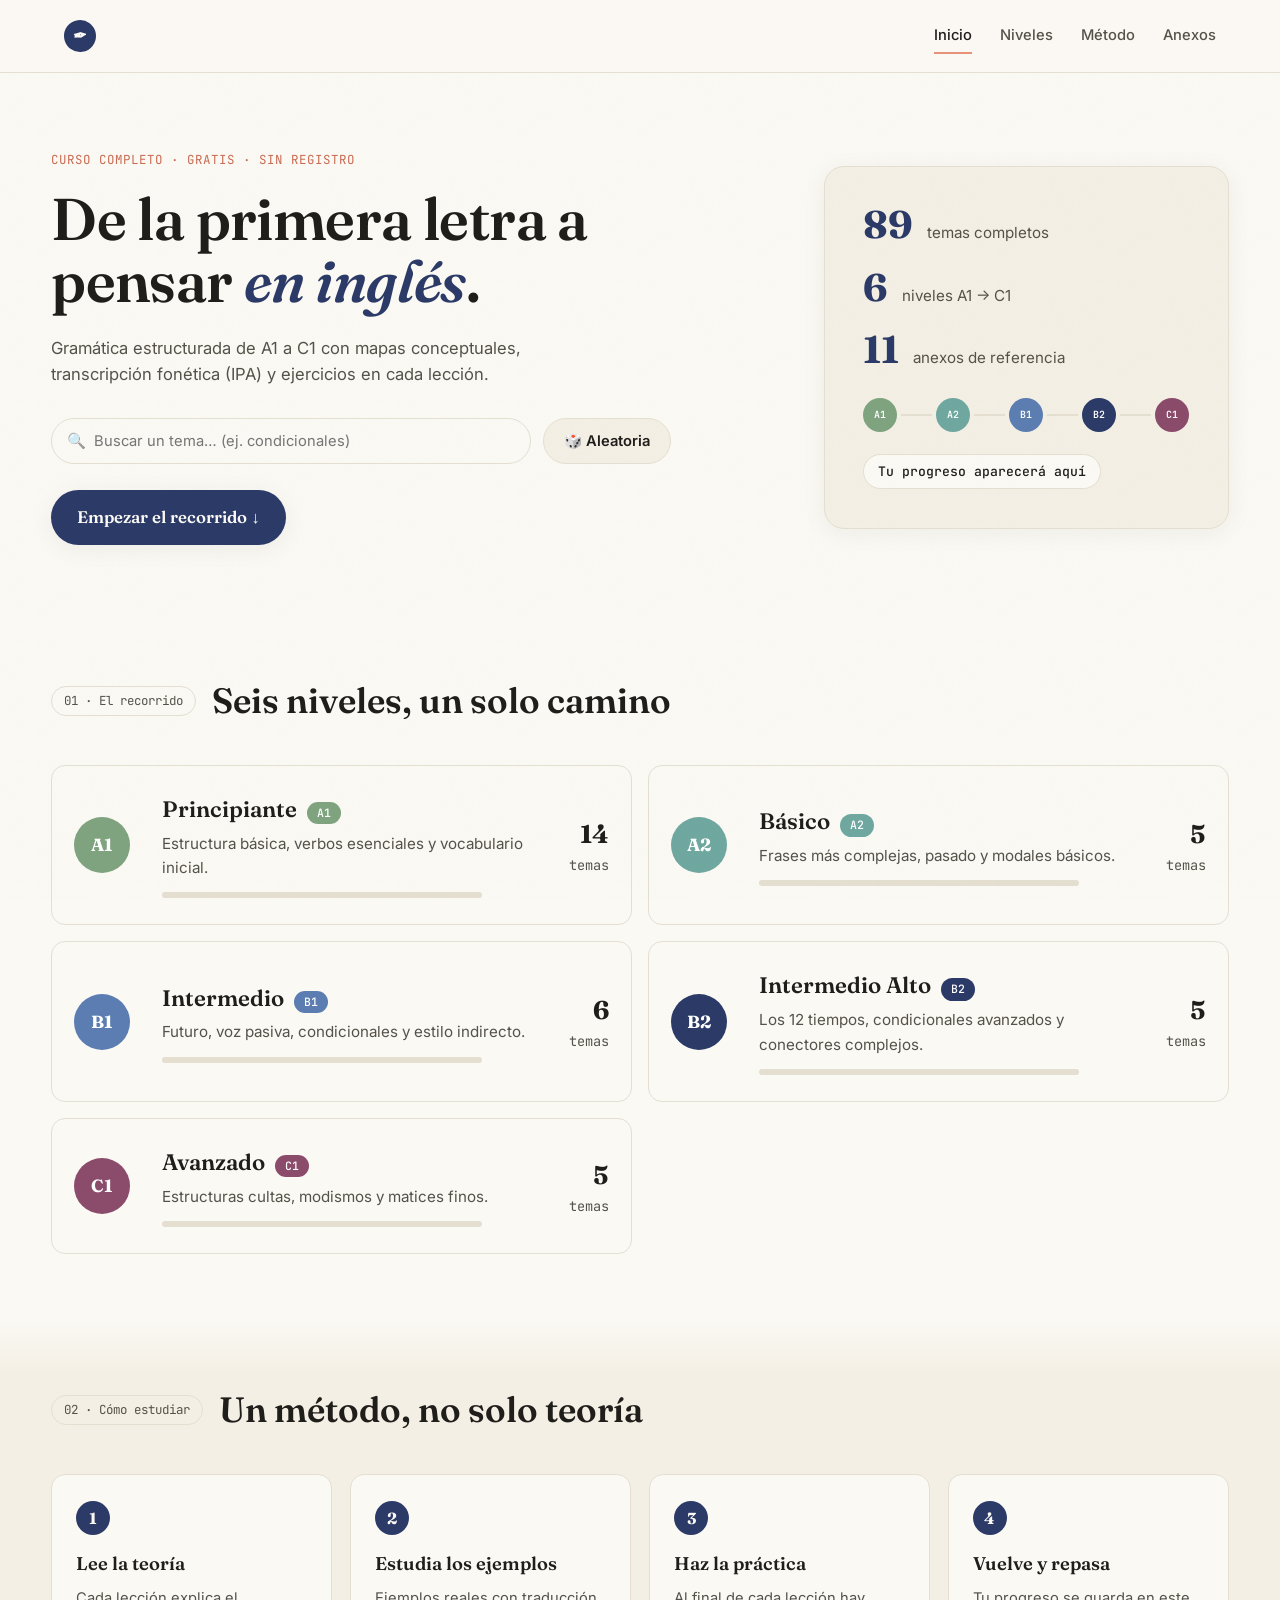
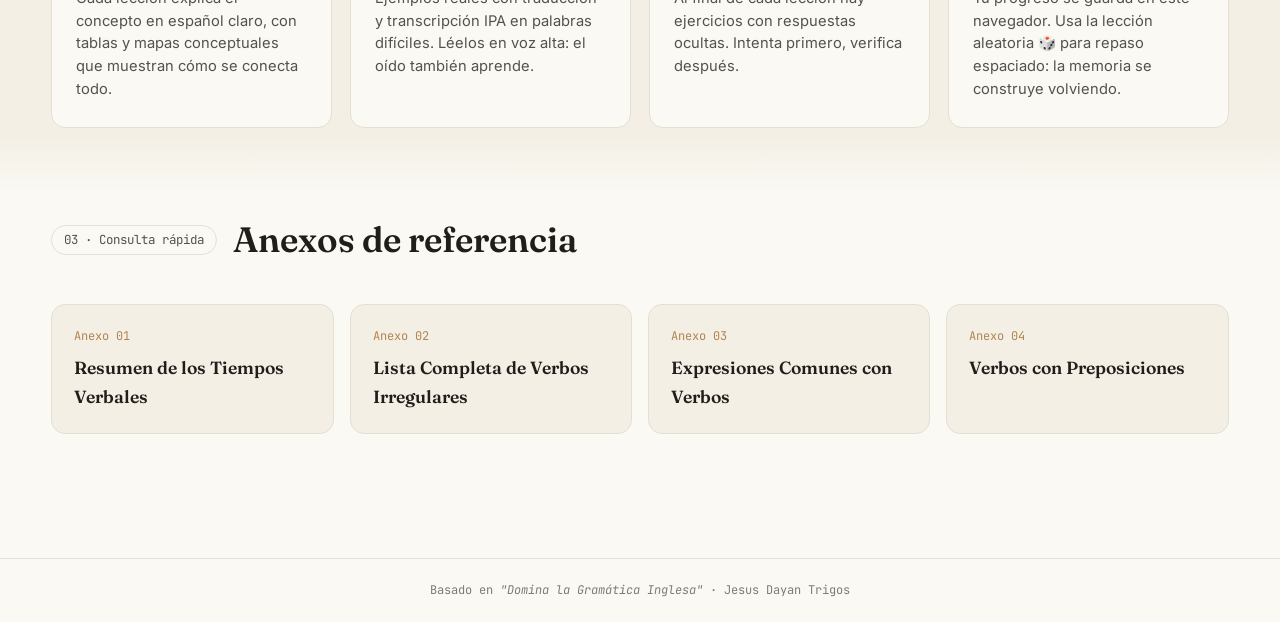
<file: index.html>
<!DOCTYPE html>
<html lang="es">
<head>
<meta charset="UTF-8">
<meta name="viewport" content="width=device-width, initial-scale=1.0">
<title>The English Path — Domina la Gramática Inglesa</title>
<meta name="description" content="Curso completo de gramática inglesa de A1 a C1, con mapas conceptuales, IPA y práctica. Gratis y sin registro.">
<link rel="preconnect" href="https://fonts.googleapis.com">
<link rel="preconnect" href="https://fonts.gstatic.com" crossorigin>
<link href="https://fonts.googleapis.com/css2?family=Fraunces:opsz,wght@9..144,400;9..144,500;9..144,600;9..144,700&family=Inter:wght@400;500;600;700&family=JetBrains+Mono:wght@400;500&display=swap" rel="stylesheet">
<link rel="stylesheet" href="styles.css?v=6">
</head>
<body>

<div class="grain"></div>

<header class="site-header">
  <a href="index.html" class="brand" aria-label="Inicio">
    <span class="brand-mark">✒</span>
  </a>
  <nav class="site-nav">
    <a href="index.html" class="active">Inicio</a>
    <a href="#niveles">Niveles</a>
    <a href="#metodo">Método</a>
    <a href="#anexos">Anexos</a>
  </nav>
</header>

<main>
  <!-- ============ HERO: split layout ============ -->
  <section class="hero">
    <div class="hero-grid">
      <div class="hero-copy">
        <p class="eyebrow">Curso completo · Gratis · Sin registro</p>
        <h1>De la primera letra a pensar <em>en inglés</em>.</h1>
        <p class="hero-sub">
          Gramática estructurada de A1 a C1 con mapas conceptuales,
          transcripción fonética (IPA) y ejercicios en cada lección.
        </p>
        <div class="hero-tools">
          <div class="search-box">
            <span class="search-icon">🔍</span>
            <input type="text" id="quick-search" placeholder="Buscar un tema… (ej. condicionales)" autocomplete="off">
            <div id="search-results" class="search-results"></div>
          </div>
          <button id="random-lesson-btn" class="random-btn" type="button">🎲 Aleatoria</button>
        </div>
        <a href="#niveles" class="hero-cta">Empezar el recorrido ↓</a>
      </div>

      <aside class="hero-panel" aria-label="Resumen del curso">
        <div class="panel-stat">
          <span class="stat-number">89</span>
          <span class="stat-label">temas completos</span>
        </div>
        <div class="panel-stat">
          <span class="stat-number">6</span>
          <span class="stat-label">niveles A1 → C1</span>
        </div>
        <div class="panel-stat">
          <span class="stat-number">11</span>
          <span class="stat-label">anexos de referencia</span>
        </div>
        <div class="panel-levels" aria-hidden="true">
          <span class="mini-dot" style="background:#7FA37F">A1</span>
          <span class="mini-line"></span>
          <span class="mini-dot" style="background:#6FA8A0">A2</span>
          <span class="mini-line"></span>
          <span class="mini-dot" style="background:#5B7DB1">B1</span>
          <span class="mini-line"></span>
          <span class="mini-dot" style="background:#2B3A67">B2</span>
          <span class="mini-line"></span>
          <span class="mini-dot" style="background:#8B4B6B">C1</span>
        </div>
        <div id="hero-progress" class="hero-progress"></div>
      </aside>
    </div>
  </section>

  <!-- ============ LEVELS ============ -->
  <section id="niveles" class="levels-map">
    <div class="section-head">
      <span class="section-num">01 · El recorrido</span>
      <h2>Seis niveles, un solo camino</h2>
    </div>
    <div id="levels-track" class="levels-track">
      <div class="skeleton-row"></div>
      <div class="skeleton-row"></div>
      <div class="skeleton-row"></div>
      <div class="skeleton-row"></div>
    </div>
  </section>

  <!-- ============ METHOD (new value section) ============ -->
  <section id="metodo" class="method-band">
    <div class="section-head">
      <span class="section-num">02 · Cómo estudiar</span>
      <h2>Un método, no solo teoría</h2>
    </div>
    <div class="method-grid">
      <article class="method-card">
        <span class="method-num">1</span>
        <h3>Lee la teoría</h3>
        <p>Cada lección explica el concepto en español claro, con tablas y mapas conceptuales que muestran cómo se conecta todo.</p>
      </article>
      <article class="method-card">
        <span class="method-num">2</span>
        <h3>Estudia los ejemplos</h3>
        <p>Ejemplos reales con traducción y transcripción IPA en palabras difíciles. Léelos en voz alta: el oído también aprende.</p>
      </article>
      <article class="method-card">
        <span class="method-num">3</span>
        <h3>Haz la práctica</h3>
        <p>Al final de cada lección hay ejercicios con respuestas ocultas. Intenta primero, verifica después.</p>
      </article>
      <article class="method-card">
        <span class="method-num">4</span>
        <h3>Vuelve y repasa</h3>
        <p>Tu progreso se guarda en este navegador. Usa la lección aleatoria 🎲 para repaso espaciado: la memoria se construye volviendo.</p>
      </article>
    </div>
  </section>

  <!-- ============ ANEXOS ============ -->
  <section id="anexos" class="anexos-teaser">
    <div class="section-head">
      <span class="section-num">03 · Consulta rápida</span>
      <h2>Anexos de referencia</h2>
    </div>
    <div id="anexos-track" class="anexos-track">
      <div class="skeleton-card"></div>
      <div class="skeleton-card"></div>
      <div class="skeleton-card"></div>
      <div class="skeleton-card"></div>
    </div>
  </section>
</main>

<footer class="site-footer">
  <p class="footer-credit">Basado en <em>"Domina la Gramática Inglesa"</em> · Jesus Dayan Trigos</p>
</footer>

<script src="app.js?v=6" defer></script>
</body>
</html>
</file>
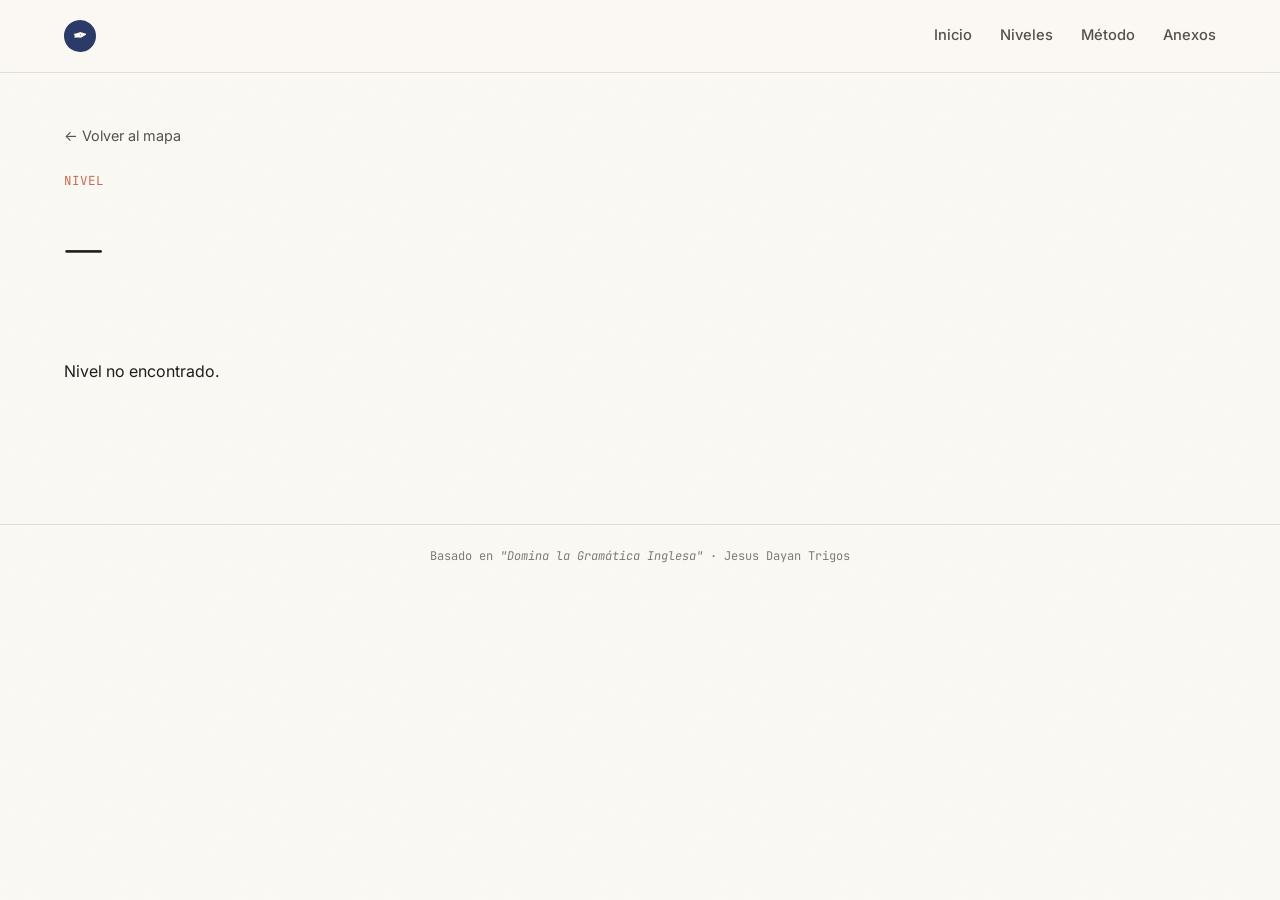
<file: level.html>
<!DOCTYPE html>
<html lang="es">
<head>
<meta charset="UTF-8">
<meta name="viewport" content="width=device-width, initial-scale=1.0">
<title id="page-title">Nivel — The English Path</title>
<link rel="preconnect" href="https://fonts.googleapis.com">
<link rel="preconnect" href="https://fonts.gstatic.com" crossorigin>
<link href="https://fonts.googleapis.com/css2?family=Fraunces:opsz,wght@9..144,400;9..144,500;9..144,600;9..144,700&family=Inter:wght@400;500;600;700&family=JetBrains+Mono:wght@400;500&display=swap" rel="stylesheet">
<link rel="stylesheet" href="styles.css?v=6">
</head>
<body>

<div class="grain"></div>

<header class="site-header">
  <a href="index.html" class="brand">
    <span class="brand-mark">✒</span>
  </a>
  <nav class="site-nav">
    <a href="index.html">Inicio</a>
    <a href="index.html#niveles">Niveles</a>
    <a href="index.html#metodo">Método</a>
    <a href="index.html#anexos">Anexos</a>
  </nav>
</header>

<main>
  <section class="level-hero" id="level-hero">
    <a href="index.html" class="back-link">← Volver al mapa</a>
    <p class="eyebrow" id="level-eyebrow">Nivel</p>
    <h1 id="level-title">—</h1>
    <p class="level-desc" id="level-desc"></p>
  </section>

  <section class="level-groups" id="level-groups">
    <!-- JS inyecta grupos de temas -->
  </section>
</main>

<footer class="site-footer">
  <p class="footer-credit">Basado en <em>"Domina la Gramática Inglesa"</em> · Jesus Dayan Trigos</p>
</footer>

<script src="app.js?v=6" defer></script>
</body>
</html>
</file>
<file: styles.css>
/* ============================================
   THE ENGLISH PATH — design tokens
   Paper cream, ink indigo, coral accent, forest/teal/plum for levels
   ============================================ */
:root{
  --paper: #FBF9F4;
  --paper-2: #F3EFE4;
  --ink: #201E1B;
  --ink-soft: #55524A;
  --line: #E4DFD1;
  --indigo: #2B3A67;
  --indigo-soft: #6C7BA8;
  --coral: #E8927C;
  --coral-deep: #C96B52;
  --a1: #7FA37F;
  --a2: #6FA8A0;
  --b1: #5B7DB1;
  --b2: #2B3A67;
  --c1: #8B4B6B;
  --extra: #B08650;

  --serif: "Fraunces", Georgia, serif;
  --sans: "Inter", -apple-system, sans-serif;
  --mono: "JetBrains Mono", ui-monospace, monospace;

  --radius: 14px;
  --shadow-soft: 0 4px 24px rgba(32,30,27,0.06);
  --shadow-lift: 0 12px 40px rgba(32,30,27,0.12);
}

*{box-sizing:border-box;}
html{scroll-behavior:smooth;}
body{
  margin:0;
  background:var(--paper);
  color:var(--ink);
  font-family:var(--sans);
  line-height:1.6;
  -webkit-font-smoothing:antialiased;
}

.grain{
  position:fixed; inset:0; pointer-events:none; z-index:1; opacity:0.35; mix-blend-mode:multiply;
  background-image:url("data:image/svg+xml,%3Csvg xmlns='http://www.w3.org/2000/svg' width='120' height='120'%3E%3Cfilter id='n'%3E%3CfeTurbulence type='fractalNoise' baseFrequency='0.9' numOctaves='2' stitchTiles='stitch'/%3E%3C/filter%3E%3Crect width='100%25' height='100%25' filter='url(%23n)' opacity='0.05'/%3E%3C/svg%3E");
}

a{color:inherit; text-decoration:none;}

/* ---------- header ---------- */
.site-header{
  position:sticky; top:0; z-index:50;
  display:flex; align-items:center; justify-content:space-between;
  padding:20px clamp(20px,5vw,64px);
  background:rgba(251,249,244,0.86);
  backdrop-filter:blur(10px);
  border-bottom:1px solid var(--line);
}
.brand{display:flex; align-items:center; gap:10px; font-family:var(--serif); font-weight:600; font-size:1.15rem; white-space:nowrap;}
.brand-mark{
  display:inline-flex; align-items:center; justify-content:center;
  flex-shrink:0;
  width:32px; height:32px; border-radius:50%;
  background:var(--indigo); color:var(--paper); font-size:1rem;
  transform:rotate(-8deg);
}
.site-nav{display:flex; gap:28px; font-size:0.92rem; font-weight:500; flex-shrink:0;}
.site-nav a{color:var(--ink-soft); position:relative; padding:4px 0;}
.site-nav a.active, .site-nav a:hover{color:var(--ink);}
.site-nav a.active::after{
  content:""; position:absolute; left:0; right:0; bottom:-2px; height:2px; background:var(--coral);
}

/* ---------- hero: split composition ---------- */
.hero{
  padding:clamp(40px,6vw,90px) clamp(20px,4vw,72px) clamp(40px,5vw,70px);
  max-width:1680px; margin:0 auto;
}
.hero-grid{
  display:grid; grid-template-columns:1fr;
  gap:clamp(28px,5vw,90px); align-items:center;
}
@media (min-width: 1025px){
  .hero-grid{grid-template-columns:minmax(0,7fr) minmax(280px,4fr);}
}
.eyebrow{
  font-family:var(--mono); font-size:0.78rem; letter-spacing:0.08em; text-transform:uppercase;
  color:var(--coral-deep); margin:0 0 18px;
}
.hero h1{
  font-family:var(--serif); font-weight:600; font-size:clamp(2.3rem,4.6vw,4rem);
  line-height:1.06; margin:0 0 22px; letter-spacing:-0.01em;
}
.hero h1 em{color:var(--indigo); font-style:italic;}
.hero-sub{
  font-size:clamp(1rem,1.3vw,1.18rem); color:var(--ink-soft); max-width:56ch; margin:0 0 30px;
}
.hero-cta{
  display:inline-flex; align-items:center; gap:8px;
  font-family:var(--serif); font-weight:600; font-size:1.05rem;
  padding:14px 26px; border-radius:100px;
  background:var(--indigo); color:var(--paper);
  box-shadow:var(--shadow-soft);
  transition:transform .25s ease, box-shadow .25s ease;
  margin-top:26px;
}
.hero-cta:hover{transform:translateY(-2px); box-shadow:var(--shadow-lift);}

.hero-tools{
  display:flex; gap:12px; align-items:flex-start; flex-wrap:wrap;
  max-width:620px;
}
.search-box{position:relative; flex:1; min-width:230px;}
.search-icon{
  position:absolute; left:16px; top:50%; transform:translateY(-50%); font-size:0.95rem; opacity:0.6;
}
#quick-search{
  width:100%; padding:13px 16px 13px 42px; border-radius:100px; border:1px solid var(--line);
  background:var(--paper); font-family:var(--sans); font-size:0.92rem; color:var(--ink);
  outline:none; transition:border-color .2s ease, box-shadow .2s ease;
}
#quick-search:focus{border-color:var(--indigo-soft); box-shadow:0 0 0 3px rgba(43,58,103,0.1);}
.search-results{
  position:absolute; top:calc(100% + 8px); left:0; right:0; z-index:30;
  background:var(--paper); border:1px solid var(--line); border-radius:var(--radius);
  box-shadow:var(--shadow-lift); max-height:340px; overflow-y:auto; display:none;
}
.search-results.open{display:block;}
.search-result-item{
  display:block; padding:12px 16px; border-bottom:1px solid var(--line); font-size:0.9rem;
}
.search-result-item:last-child{border-bottom:none;}
.search-result-item:hover{background:var(--paper-2);}
.search-result-item .sr-level{
  font-family:var(--mono); font-size:0.68rem; font-weight:600; padding:1px 8px; border-radius:100px;
  color:#fff; margin-right:8px;
}
.search-empty{padding:16px; font-size:0.88rem; color:var(--ink-soft); text-align:center;}
.random-btn{
  padding:13px 20px; border-radius:100px; border:1px solid var(--line);
  background:var(--paper-2); font-family:var(--sans); font-weight:600; font-size:0.92rem;
  cursor:pointer; color:var(--ink); transition:transform .2s ease, background .2s ease;
  white-space:nowrap;
}
.random-btn:hover{transform:translateY(-2px); background:var(--coral); color:#fff; border-color:var(--coral);}

/* hero right panel */
.hero-panel{
  background:var(--paper-2); border:1px solid var(--line); border-radius:20px;
  padding:clamp(24px,3vw,40px); display:flex; flex-direction:column; gap:22px;
  box-shadow:var(--shadow-soft);
}
.panel-stat{display:flex; align-items:baseline; gap:14px;}
.stat-number{
  font-family:var(--serif); font-weight:700; font-size:clamp(2rem,3vw,2.8rem);
  color:var(--indigo); line-height:1;
}
.stat-label{font-size:0.95rem; color:var(--ink-soft);}
.panel-levels{
  display:flex; align-items:center; gap:4px; margin-top:6px; flex-wrap:nowrap;
}
.mini-dot{
  flex-shrink:0; width:34px; height:34px; border-radius:50%; color:#fff;
  font-family:var(--mono); font-size:0.62rem; font-weight:600;
  display:inline-flex; align-items:center; justify-content:center;
}
.mini-line{flex:1; height:2px; background:var(--line); min-width:8px;}
.hero-progress{font-family:var(--mono); font-size:0.78rem; color:var(--ink-soft);}
.hero-progress .overall-badge{
  display:inline-block;
  background:var(--paper); border:1px solid var(--line); border-radius:100px;
  padding:6px 14px; color:var(--ink); font-weight:500;
}

/* ---------- section heads ---------- */
.section-head{
  max-width:1680px; margin:0 auto; padding:0 clamp(20px,4vw,72px);
  display:flex; align-items:center; gap:16px; margin-bottom:36px; flex-wrap:wrap;
}
.section-num{
  font-family:var(--mono); font-size:0.78rem; color:var(--ink-soft);
  border:1px solid var(--line); border-radius:100px; padding:4px 12px; white-space:nowrap;
}
.section-head h2{
  font-family:var(--serif); font-weight:600; font-size:clamp(1.6rem,3vw,2.2rem); margin:0;
}

/* ---------- levels map (home) ---------- */
.levels-map{padding:clamp(40px,5vw,70px) 0;}
.levels-track{
  max-width:1680px; margin:0 auto; padding:0 clamp(20px,4vw,72px);
  display:grid; grid-template-columns:1fr; gap:16px;
}
@media (min-width: 1025px){
  .levels-track{grid-template-columns:repeat(auto-fit,minmax(440px,1fr));}
}
.level-row{
  display:grid; grid-template-columns:64px 1fr auto; gap:24px; align-items:center;
  padding:26px 22px; border-radius:var(--radius);
  border:1px solid var(--line);
  background:var(--paper);
  transition:transform .2s ease, box-shadow .2s ease, border-color .2s ease;
  position:relative;
}
.level-row:hover{transform:translateX(4px); box-shadow:var(--shadow-soft); border-color:var(--line);}
.level-badge{
  width:56px; height:56px; border-radius:50%;
  display:flex; align-items:center; justify-content:center;
  font-family:var(--serif); font-weight:700; font-size:1.1rem; color:#fff;
}
.level-info h3{
  font-family:var(--serif); font-size:1.4rem; margin:0 0 4px; font-weight:600;
  display:flex; align-items:baseline; gap:10px;
}
.level-info .level-tag{
  font-family:var(--mono); font-size:0.72rem; font-weight:500; padding:2px 10px;
  border-radius:100px; color:#fff;
}
.level-info p{margin:0; color:var(--ink-soft); font-size:0.95rem; max-width:52ch;}
.level-count{
  font-family:var(--mono); font-size:0.85rem; color:var(--ink-soft); text-align:right; white-space:nowrap;
}
.level-count strong{display:block; font-size:1.6rem; color:var(--ink); font-family:var(--serif);}

/* ---------- anexos teaser ---------- */
.anexos-teaser{padding:20px 0 100px;}
.anexos-track{
  max-width:1680px; margin:0 auto; padding:0 clamp(20px,4vw,72px);
  display:grid; grid-template-columns:repeat(auto-fit,minmax(250px,1fr)); gap:16px;
}
.anexo-card{
  border:1px solid var(--line); border-radius:var(--radius); padding:22px;
  background:var(--paper-2);
  transition:transform .2s ease, box-shadow .2s ease;
}
.anexo-card:hover{transform:translateY(-3px); box-shadow:var(--shadow-soft);}
.anexo-card .anexo-num{
  font-family:var(--mono); font-size:0.75rem; color:var(--extra); display:block; margin-bottom:8px;
}
.anexo-card h4{font-family:var(--serif); font-size:1.1rem; margin:0; font-weight:600;}

/* ---------- progress system ---------- */
.overall-badge{
  font-family:var(--mono); font-size:0.82rem; font-weight:500;
  background:var(--paper-2); border:1px solid var(--line); border-radius:100px;
  padding:6px 14px; color:var(--ink);
}
.progress-track{
  margin-top:12px; height:6px; border-radius:100px; background:var(--line); overflow:hidden; max-width:320px;
}
.progress-fill{height:100%; border-radius:100px; transition:width .4s ease;}
.progress-label{
  display:block; font-size:0.72rem; margin-top:4px; font-weight:600;
}
.group-progress{
  font-family:var(--mono); font-size:0.72rem; color:var(--ink-soft); font-weight:400;
  text-transform:none; letter-spacing:0; margin-left:6px;
}
.topic-card.is-read{
  border-color:var(--a1); background:linear-gradient(135deg, var(--paper) 60%, #EDF3ED 100%);
}
.topic-card.is-read .topic-num{color:var(--a1); font-weight:700;}
#lesson-nav a .nav-check{color:var(--a1); font-weight:700; margin-right:2px;}
#lesson-nav a .nav-num{color:var(--ink-soft); margin-right:2px;}
#lesson-nav a.is-read{color:var(--ink);}

/* ---------- loading skeletons ---------- */
@keyframes pulse{0%,100%{opacity:0.55;}50%{opacity:1;}}
.skeleton-row{
  height:90px; border-radius:var(--radius); background:var(--paper-2);
  animation:pulse 1.4s ease-in-out infinite;
}
.skeleton-card{
  height:96px; border-radius:var(--radius); background:var(--paper-2);
  animation:pulse 1.4s ease-in-out infinite;
}
.load-error{
  padding:24px; border-radius:var(--radius); background:#FBEAE6; color:var(--coral-deep);
  border:1px solid var(--coral); font-size:0.92rem; text-align:center;
}


/* ---------- method band ---------- */
.method-band{
  padding:clamp(40px,5vw,80px) 0;
  background:linear-gradient(180deg, var(--paper) 0%, var(--paper-2) 12%, var(--paper-2) 88%, var(--paper) 100%);
}
.method-grid{
  max-width:1680px; margin:0 auto; padding:0 clamp(20px,4vw,72px);
  display:grid; grid-template-columns:repeat(auto-fit,minmax(250px,1fr)); gap:18px;
}
.method-card{
  background:var(--paper); border:1px solid var(--line); border-radius:var(--radius);
  padding:26px 24px; position:relative;
  transition:transform .2s ease, box-shadow .2s ease;
}
.method-card:hover{transform:translateY(-3px); box-shadow:var(--shadow-soft);}
.method-num{
  display:inline-flex; align-items:center; justify-content:center;
  width:34px; height:34px; border-radius:50%;
  background:var(--indigo); color:var(--paper);
  font-family:var(--serif); font-weight:700; font-size:1rem; margin-bottom:14px;
}
.method-card h3{font-family:var(--serif); font-size:1.15rem; margin:0 0 8px; font-weight:600;}
.method-card p{margin:0; font-size:0.92rem; color:var(--ink-soft); line-height:1.55;}

/* ---------- footer ---------- */
.site-footer{
  padding:22px clamp(20px,4vw,72px); text-align:center;
  border-top:1px solid var(--line); margin-top:24px;
}
.footer-credit{
  margin:0; color:var(--ink-soft); font-size:0.75rem; opacity:0.75; font-family:var(--mono);
}
.site-footer em{font-style:italic;}

/* ============================================
   LEVEL PAGE
   ============================================ */
.level-hero{
  max-width:1680px; margin:0 auto; padding:50px clamp(20px,5vw,64px) 20px;
}
.back-link{
  display:inline-block; font-size:0.9rem; color:var(--ink-soft); margin-bottom:24px;
  transition:color .2s ease;
}
.back-link:hover{color:var(--indigo);}
.level-hero h1{
  font-family:var(--serif); font-size:clamp(2rem,4vw,3rem); margin:6px 0 14px; font-weight:600;
}
.level-desc{color:var(--ink-soft); font-size:1.05rem; max-width:60ch;}

.level-groups{max-width:1680px; margin:0 auto; padding:20px clamp(20px,5vw,64px) 100px;}
.group-block{margin-bottom:44px;}
.group-block h3{
  font-family:var(--mono); font-size:0.85rem; text-transform:uppercase; letter-spacing:0.06em;
  color:var(--ink-soft); margin:0 0 18px; padding-bottom:10px; border-bottom:1px solid var(--line);
}
.topic-grid{display:grid; grid-template-columns:repeat(auto-fill,minmax(280px,1fr)); gap:14px;}
.topic-card{
  display:block; border:1px solid var(--line); border-radius:var(--radius);
  padding:20px 22px; background:var(--paper);
  transition:transform .2s ease, box-shadow .2s ease, border-color .2s ease;
}
.topic-card:hover{transform:translateY(-3px); box-shadow:var(--shadow-soft); border-color:var(--indigo-soft);}
.topic-card .topic-num{
  font-family:var(--mono); font-size:0.75rem; color:var(--indigo-soft); display:block; margin-bottom:8px;
}
.topic-card h4{font-family:var(--serif); font-size:1.08rem; margin:0; font-weight:600; line-height:1.35;}

/* ============================================
   LESSON PAGE
   ============================================ */
.lesson-main{
  display:block;
  max-width:1560px; margin:0 auto;
}
@media (min-width: 861px){
  .lesson-main{
    display:grid; grid-template-columns:280px minmax(0,1fr); gap:0;
    align-items:start;
  }
}
.lesson-side{
  padding:20px clamp(16px,3vw,40px) 0;
  border-bottom:1px solid var(--line);
}
@media (min-width: 861px){
  .lesson-side{
    position:sticky; top:88px; padding:40px 24px 40px clamp(16px,3vw,40px);
    max-height:calc(100vh - 88px); overflow-y:auto;
    border-bottom:none;
  }
}
@media (max-width: 860px){
  #lesson-nav{max-height:300px; overflow-y:auto;}
}
#lesson-nav{margin-top:20px; display:flex; flex-direction:column; gap:2px;}
#lesson-nav .nav-level-label{
  font-family:var(--mono); font-size:0.72rem; text-transform:uppercase; color:var(--ink-soft);
  margin:16px 0 6px;
}
#lesson-nav a{
  font-size:0.88rem; padding:7px 10px; border-radius:8px; color:var(--ink-soft);
  border-left:2px solid transparent;
}
#lesson-nav a:hover{background:var(--paper-2); color:var(--ink);}
#lesson-nav a.current{
  color:var(--indigo); background:var(--paper-2); border-left-color:var(--coral); font-weight:600;
}

.lesson-content{
  padding:44px clamp(20px,4vw,64px) 100px; min-width:0;
}
.lesson-progress{
  font-family:var(--mono); font-size:0.78rem; color:var(--ink-soft); margin-bottom:24px;
}

/* Markdown rendering */
.markdown-body h1{
  font-family:var(--serif); font-weight:600; font-size:clamp(1.8rem,3.4vw,2.6rem);
  line-height:1.2; margin:0 0 20px; padding-bottom:18px; border-bottom:2px solid var(--ink);
}
.markdown-body h2{
  font-family:var(--serif); font-weight:600; font-size:1.5rem; margin:44px 0 16px;
  color:var(--indigo);
}
.markdown-body h3{
  font-family:var(--serif); font-weight:600; font-size:1.2rem; margin:32px 0 12px;
}
.markdown-body p{margin:0 0 16px; color:var(--ink); font-size:1.02rem;}
.markdown-body blockquote{
  margin:16px 0; padding:14px 20px; background:var(--paper-2);
  border-left:3px solid var(--coral); border-radius:0 8px 8px 0;
  font-family:var(--mono); font-size:0.92rem; color:var(--ink);
}
.markdown-body blockquote p{margin:4px 0; font-size:0.92rem;}
.markdown-body em{color:var(--coral-deep); font-style:italic;}
.markdown-body strong{font-weight:700;}
.markdown-body ul, .markdown-body ol{margin:0 0 16px; padding-left:24px;}
.markdown-body li{margin-bottom:6px;}
.markdown-body table{
  width:100%; border-collapse:collapse; margin:20px 0; font-size:0.94rem;
  border-radius:10px; overflow:hidden; border:1px solid var(--line);
}
.markdown-body th{
  background:var(--indigo); color:var(--paper); text-align:left; padding:10px 14px; font-weight:600;
  font-family:var(--sans); font-size:0.85rem;
}
.markdown-body td{padding:10px 14px; border-top:1px solid var(--line);}
.markdown-body tr:nth-child(even) td{background:var(--paper-2);}
.markdown-body code{
  font-family:var(--mono); background:var(--paper-2); padding:2px 6px; border-radius:5px; font-size:0.9em;
}
.markdown-body hr{border:none; border-top:1px solid var(--line); margin:32px 0;}
.markdown-body details{
  margin:16px 0; padding:14px 18px; background:var(--paper-2); border-radius:10px;
  border:1px solid var(--line);
}
.markdown-body summary{cursor:pointer; font-weight:600; color:var(--indigo);}
.markdown-body details p{margin-top:12px;}
.mermaid{
  background:var(--paper); border:1px solid var(--line); border-radius:var(--radius);
  padding:20px; margin:20px 0; display:flex; justify-content:center; overflow-x:auto;
}

.lesson-pager{
  display:flex; justify-content:space-between; margin-top:56px; padding-top:24px; border-top:1px solid var(--line);
  gap:16px;
}
.lesson-pager a{
  font-family:var(--serif); font-weight:600; color:var(--indigo); font-size:0.98rem;
  display:flex; flex-direction:column; max-width:45%;
}
.lesson-pager a span{font-family:var(--mono); font-size:0.7rem; color:var(--ink-soft); font-weight:400; margin-bottom:4px;}
.lesson-pager a.next{text-align:right; margin-left:auto;}

/* ============================================
   RESPONSIVE
   ============================================ */

/* ---- Tablet (≤ 860px): lesson sidebar stacks, nav tightens ---- */
@media (max-width: 1024px){
  .hero-panel{max-width:520px;}
}

@media (max-width: 860px){
  .level-row{grid-template-columns:48px 1fr; row-gap:10px;}
  .level-count{grid-column:2; text-align:left;}
  .level-count strong{display:inline; font-size:1.1rem; margin-right:6px;}
  .site-nav{gap:16px; font-size:0.85rem;}
  .lesson-pager{flex-direction:column; align-items:stretch;}
  .lesson-pager a{max-width:100%;}
  .lesson-pager a.next{text-align:left; margin-left:0;}
}

/* ---- Mobile (≤ 600px) ---- */
@media (max-width: 600px){
  .site-header{padding:14px 16px;}
  .brand-mark{width:28px; height:28px; font-size:0.9rem;}
  .site-nav{gap:12px; font-size:0.78rem;}

  .hero{padding:28px 16px 20px;}
  .hero h1{font-size:clamp(1.9rem,9vw,2.6rem);}
  .hero-sub{font-size:1rem;}
  .hero-cta{width:100%; justify-content:center; padding:14px 20px; margin-top:20px;}
  .hero-tools{flex-direction:column;}
  .search-box{min-width:0; width:100%;}
  .random-btn{width:100%;}
  .hero-panel{padding:20px; gap:14px; max-width:100%;}
  .stat-number{font-size:1.7rem;}
  .stat-label{font-size:0.85rem;}
  .mini-dot{width:28px; height:28px; font-size:0.55rem;}
  .method-grid{padding:0 16px; grid-template-columns:1fr;}
  .method-card{padding:20px 18px;}

  .section-head{
    flex-direction:column; align-items:flex-start; gap:8px;
    padding:0 16px; margin-bottom:24px;
  }
  .levels-map{padding:36px 0 56px;}
  .levels-track, .anexos-track{padding:0 16px;}
  .level-row{
    grid-template-columns:44px 1fr; padding:18px 16px; gap:14px;
  }
  .level-badge{width:44px; height:44px; font-size:0.9rem;}
  .level-info h3{font-size:1.15rem; flex-wrap:wrap; gap:6px;}
  .level-info p{font-size:0.88rem;}
  .anexos-teaser{padding:12px 0 56px;}
  .anexos-track{grid-template-columns:1fr;}

  .level-hero{padding:32px 16px 16px;}
  .level-hero h1{font-size:1.7rem;}
  .level-groups{padding:12px 16px 64px;}
  .topic-grid{grid-template-columns:1fr;}
  .topic-card{padding:16px 18px;}

  .lesson-content{padding:24px 16px 64px;}
  .lesson-side{padding:16px 16px 0;}
  .markdown-body h1{font-size:1.5rem; padding-bottom:12px;}
  .markdown-body h2{font-size:1.22rem; margin:32px 0 12px;}
  .markdown-body h3{font-size:1.05rem;}
  .markdown-body table{font-size:0.82rem;}
  .markdown-body th, .markdown-body td{padding:8px 10px;}
  .mermaid{padding:12px; margin:16px -4px;}
  .mermaid svg{max-width:100%; height:auto !important;}

  .site-footer{padding:28px 16px 40px; font-size:0.8rem;}
}

@media (prefers-reduced-motion: reduce){
  *{transition:none !important; scroll-behavior:auto !important;}
}
</file>
